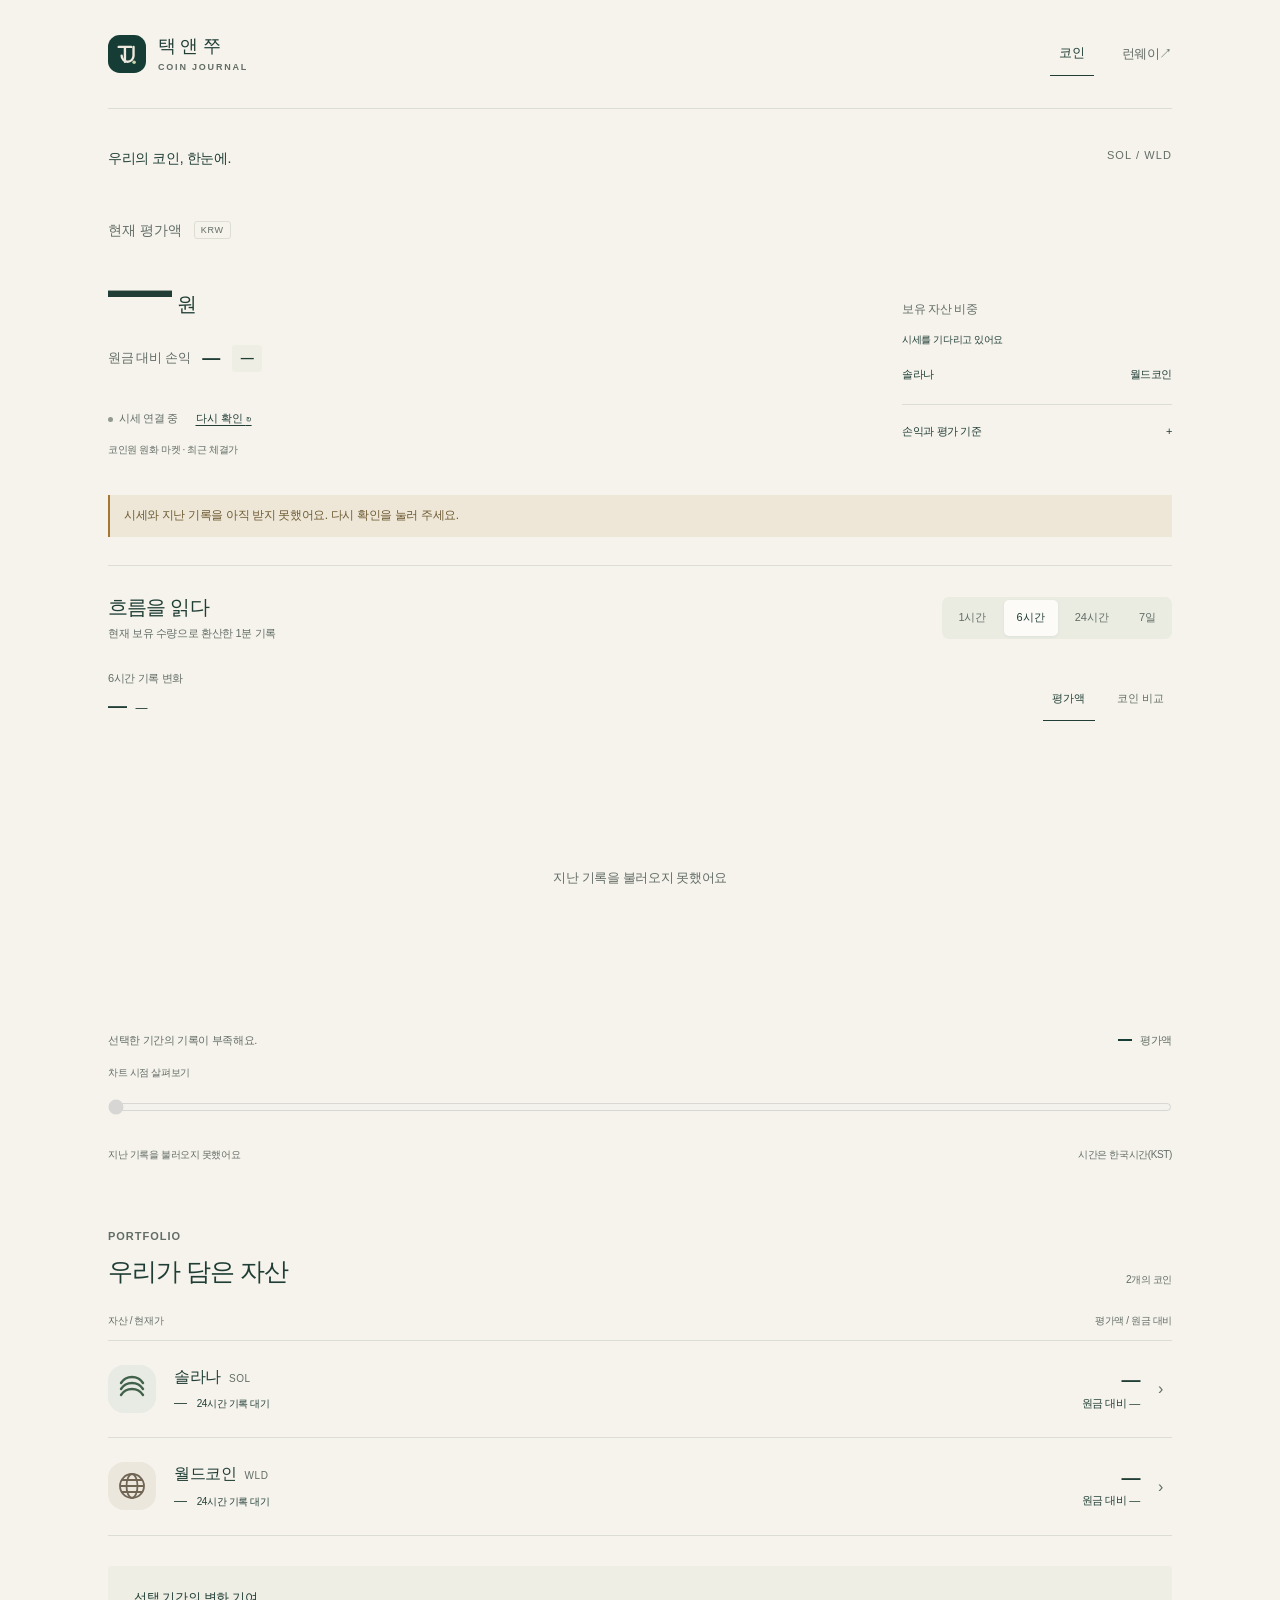
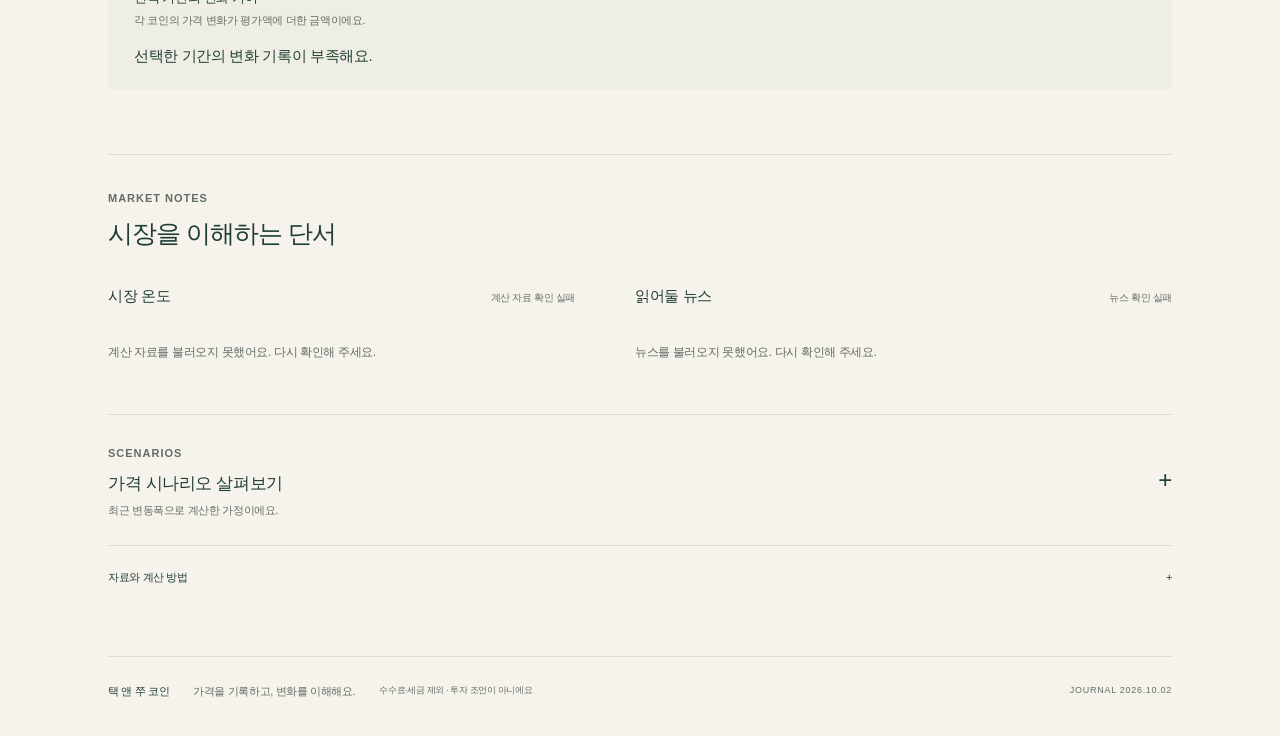
<file: index.html>
<!doctype html>
<html lang="ko"><head>
<meta charset="utf-8"><meta name="viewport" content="width=device-width,initial-scale=1,viewport-fit=cover">
<meta name="theme-color" content="#f5f3ec"><meta name="apple-mobile-web-app-capable" content="yes"><meta name="mobile-web-app-capable" content="yes"><meta name="apple-mobile-web-app-title" content="택 앤 쭈 코인"><meta name="apple-mobile-web-app-status-bar-style" content="default"><meta name="description" content="택 앤 쭈의 코인원 원화 시세와 보유 코인 기록.">
<link rel="manifest" href="manifest.webmanifest"><link rel="icon" type="image/svg+xml" href="icons/mark.svg"><link rel="apple-touch-icon" href="icons/apple-180.png"><link rel="stylesheet" href="portfolio.css"><title>택 앤 쭈 코인</title></head>
<body><a class="skip" href="#overview">본문으로 이동</a><div class="shell">
<header class="masthead"><a class="brand" href="./" aria-label="택 앤 쭈 코인 홈"><img src="icons/mark.svg" alt="" width="38" height="38"><span>택 앤 쭈<span class="brand-sub">COIN JOURNAL</span></span></a><nav class="topnav" aria-label="앱 선택"><a href="./" aria-current="page">코인</a><a href="runway/">런웨이 <span aria-hidden="true">↗</span></a></nav></header>
<main><section id="overview" class="overview" aria-labelledby="overview-title">
<div class="section-kicker"><h1 id="overview-title">우리의 코인, 한눈에.</h1><span class="edition">SOL / WLD</span></div>
<div class="hero-layout"><div class="hero"><div class="eyebrow">현재 평가액 <span class="unit-tag">KRW</span></div><div class="hero-value"><span id="total">—</span><span class="currency">원</span></div><div class="hero-profit"><span>원금 대비 손익</span><strong id="profit">—</strong><span id="return" class="return-pill">—</span></div><div class="status-line"><span id="status-dot" class="status-dot"></span><span id="price-status" role="status">시세 연결 중</span><button type="button" id="retry" class="text-button">다시 확인 <span aria-hidden="true">↻</span></button></div><p class="source-line" id="quote-time">코인원 원화 마켓 · 최근 체결가</p><div class="asset-pulse" aria-label="코인별 현재 상태"><a href="#asset-SOL" data-asset-jump="SOL"><img src="icons/sol.svg" alt="" width="28" height="28"><span><b>SOL</b><strong id="pulse-SOL">시세 대기</strong><small id="pulse-rate-SOL">24시간 기록 대기</small></span><i aria-hidden="true">↗</i></a><a href="#asset-WLD" data-asset-jump="WLD"><img src="icons/wld.svg" alt="" width="28" height="28"><span><b>WLD</b><strong id="pulse-WLD">시세 대기</strong><small id="pulse-rate-WLD">24시간 기록 대기</small></span><i aria-hidden="true">↗</i></a></div></div>
<aside class="hero-aside" aria-label="평가 기준과 보유 비중"><div class="aside-label">보유 자산 비중</div><div id="allocation" class="allocation"><span class="allocation-empty">시세를 기다리고 있어요</span></div><div class="allocation-labels" id="allocation-labels"><span>솔라나</span><span>월드코인</span></div><details class="basis"><summary>손익과 평가 기준 <span aria-hidden="true">+</span></summary><div class="basis-content"><p>손익은 기존 매입 원가 대비로 계산해요. 원금 금액은 기존 표시 설정에 따라 숨겨져 있어요.</p><p>보유 수량 × 코인원 원화 최근 체결가로 계산해요. 환율 환산은 없으며 수수료·세금은 제외했어요.</p><p>보유 수량과 매입가는 기존 설정을 사용해요. 런웨이 기록·알림과 수량이 다를 수 있어요.</p></div></details></aside></div>
<div id="price-warning" class="notice" role="status" hidden></div>
<section class="chart-section" aria-labelledby="chart-title"><div class="chart-heading"><div><h2 id="chart-title">흐름을 읽다</h2><p>현재 보유 수량으로 환산한 1분 기록</p></div><div class="periods" role="group" aria-label="차트 기간"><button type="button" data-range="60" aria-pressed="false">1시간</button><button type="button" data-range="360" aria-pressed="true">6시간</button><button type="button" data-range="1440" aria-pressed="false">24시간</button><button type="button" data-range="10080" aria-pressed="false">7일</button></div></div>
<div class="chart-meta"><div><span class="meta-label" id="period-label">6시간 기록 변화</span><strong id="period-change">—</strong><span id="period-rate">—</span></div><div class="chart-switch" role="group" aria-label="차트 표시"><button type="button" data-chart="total" aria-pressed="true">평가액</button><button type="button" data-chart="compare" aria-pressed="false">코인 비교</button></div></div>
<div class="chart-wrap"><canvas id="chart" role="img" aria-label="평가액 변화 차트" aria-describedby="chart-summary"></canvas><div class="chart-empty" id="chart-empty">1분 기록을 불러오고 있어요</div></div><div class="chart-foot"><span id="chart-tip">기록을 기다리는 중</span><span class="chart-legend" id="chart-legend"><i></i> 평가액</span></div><label class="scrub-label" for="chart-scrub">차트 시점 살펴보기</label><input id="chart-scrub" class="chart-scrub" type="range" min="0" max="0" value="0" aria-label="차트 시점 살펴보기" disabled><p id="chart-summary" class="sr-only"></p><div class="chart-caption"><span id="history-status">기록 확인 중</span><span>시간은 한국시간(KST)</span></div></section></section>
<section id="assets" class="assets-section" aria-labelledby="assets-title"><div class="section-head"><div><span class="eyebrow">PORTFOLIO</span><h2 id="assets-title">우리가 담은 자산</h2></div><span class="section-note">2개의 코인</span></div><div class="asset-table-head" aria-hidden="true"><span>자산 / 현재가</span><span>평가액 / 원금 대비</span></div><div id="asset-list"></div><div class="contribution"><h3>선택 기간의 변화 기여</h3><p>각 코인의 가격 변화가 평가액에 더한 금액이에요.</p><div id="contributions">기록을 기다리는 중</div></div></section>
<section id="context" class="context-section" aria-labelledby="context-title"><div class="section-head"><div><span class="eyebrow">MARKET NOTES</span><h2 id="context-title">시장을 이해하는 단서</h2></div></div><div class="context-grid"><section class="sentiment-section" aria-labelledby="sentiment-title"><div class="subhead"><h3 id="sentiment-title">시장 온도</h3><span id="forecast-status" class="section-note">계산 자료 확인 중</span></div><div id="sentiment"><p class="empty-copy">센티멘트를 불러오고 있어요.</p></div></section><section class="news-section" aria-labelledby="news-title"><div class="subhead"><h3 id="news-title">읽어둘 뉴스</h3><span id="news-status" class="section-note">확인 중</span></div><div id="news"><p class="empty-copy">뉴스를 불러오고 있어요.</p></div></section></div>
<details class="scenario-section"><summary><div><span class="eyebrow">SCENARIOS</span><h3>가격 시나리오 살펴보기</h3><p>최근 변동폭으로 계산한 가정이에요.</p></div><span class="expand-icon" aria-hidden="true">+</span></summary><div class="scenario-content"><div class="scenario-periods" role="group" aria-label="시나리오 기간"><button type="button" data-days="1" aria-pressed="true">1일</button><button type="button" data-days="3" aria-pressed="false">3일</button><button type="button" data-days="7" aria-pressed="false">7일</button><button type="button" data-days="14" aria-pressed="false">2주</button></div><div id="scenarios"><p class="empty-copy">계산 자료를 기다리는 중</p></div><p class="method-note">최근 90일 일별 변동폭과 센티멘트로 계산한 통계적 시나리오이며 미래 가격을 보장하지 않아요. 상단·중간·하단은 중간에서 표준편차 1만큼 움직이는 가정이에요. 두 코인이 같은 방향으로 움직인다고 보고, 반올림 전 가격에 현재 설정 수량을 곱해요.</p></div></details>
<details class="methodology"><summary>자료와 계산 방법 <span aria-hidden="true">+</span></summary><div><p>시장 온도는 공포·탐욕 지수, 7일 추세, RSI, CoinGecko 투표와 전체 시가총액 변화 등을 합친 0~100점 지표예요. 투자 판단을 대신하지 않아요.</p><p>시세는 코인원 WebSocket, 차트는 기존 GitHub 1분 수집 자료를 사용해요. 수집 과정에서 없는 분은 앞선 가격으로 채워질 수 있고, 파일 캐시 때문에 최신 기록이 지연될 수 있어요. 24시간 등락은 해당 시점의 1분 기록이 있을 때만 표시해요. 자산 상세의 UTC 시가 대비 값은 한국시간 오전 9시를 기준으로 해요.</p><p>뉴스는 기존 Google News 수집에서 주요 주제 기사만 선별해요. 계산 자료는 약 1시간, 뉴스는 약 5분 주기로 생성돼요. 화면은 기록 5분·계산 10분·뉴스 3분마다 다시 확인해요.</p></div></details></section></main>
<footer><span>택 앤 쭈 코인</span><span>가격을 기록하고, 변화를 이해해요.</span><small>수수료·세금 제외 · 투자 조언이 아니에요</small><small id="version">JOURNAL 2026.10.02</small></footer></div>
<nav class="bottomnav" aria-label="화면 빠른 이동"><a href="#overview" aria-current="location"><svg viewBox="0 0 24 24" aria-hidden="true"><path d="M4 18V9m8 9V4m8 14v-6"/></svg><span>한눈에</span></a><a href="#assets"><svg viewBox="0 0 24 24" aria-hidden="true"><path d="M4 7h16v13H4zM7 7V4h10v3M4 12h16"/></svg><span>보유 자산</span></a><a href="#context"><svg viewBox="0 0 24 24" aria-hidden="true"><path d="M4 5h16v15H4zM8 9h8m-8 4h8m-8 3h4"/></svg><span>시장 노트</span></a></nav>
<script>const coins=[{sym:'SOL',name:'솔라나',qty:126.96,buy:165000},{sym:'WLD',name:'월드코인',qty:12379.62,buy:730}];</script><script src="portfolio-core.js"></script><script src="portfolio.js"></script></body></html>
</file>
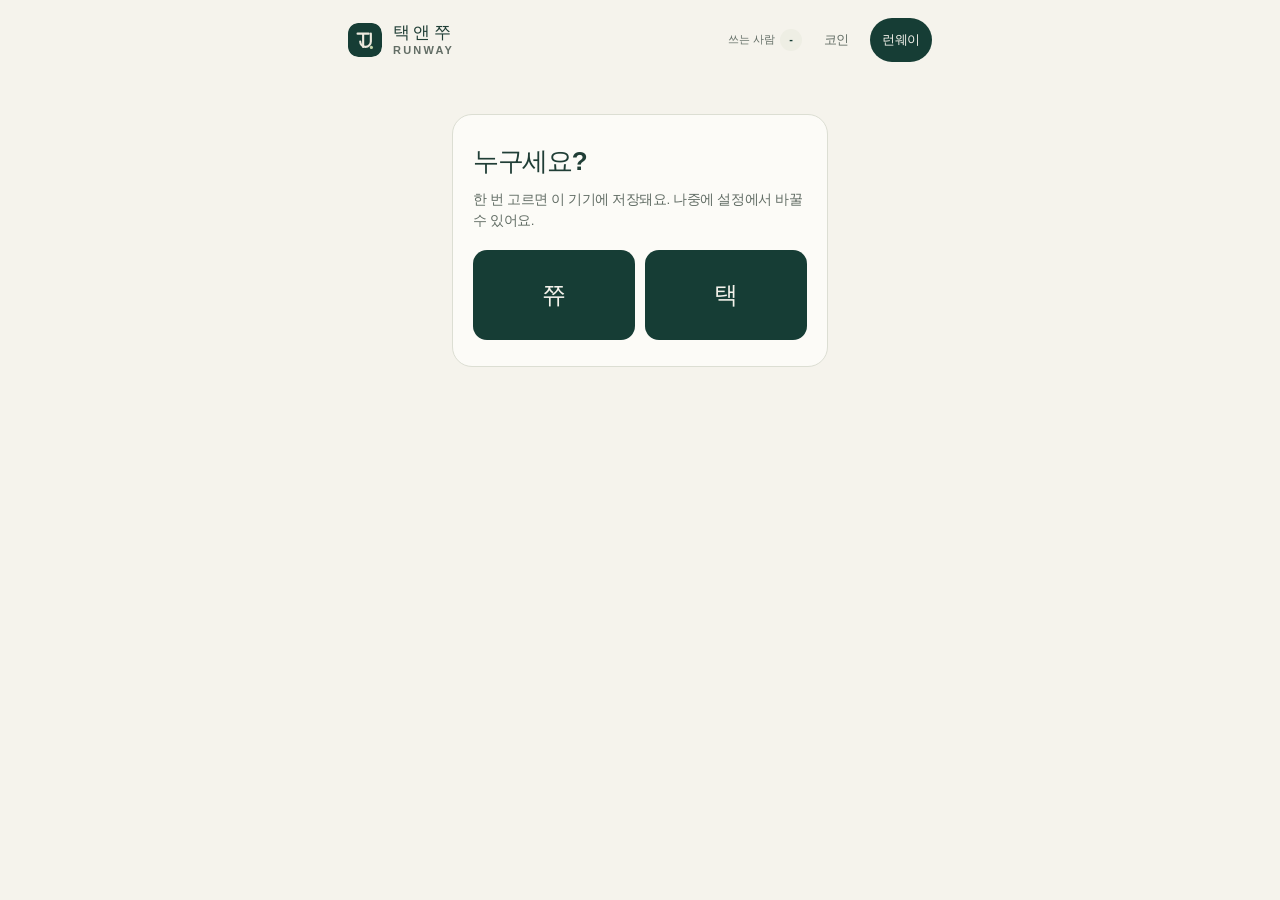
<file: runway/index.html>
<!doctype html>
<html lang="ko"><head>
<meta charset="utf-8">
<meta name="viewport" content="width=device-width,initial-scale=1,viewport-fit=cover">
<meta name="robots" content="noindex,nofollow">
<meta name="description" content="택 앤 쭈의 남은 기간, 자금 상태, 지출, 시나리오.">
<title>택 앤 쭈 런웨이</title>
<link rel="manifest" href="manifest.webmanifest">
<link rel="icon" type="image/svg+xml" href="../icons/mark.svg">
<link rel="apple-touch-icon" href="../icons/apple-180.png">
<meta name="apple-mobile-web-app-capable" content="yes">
<meta name="mobile-web-app-capable" content="yes">
<meta name="apple-mobile-web-app-title" content="택 앤 쭈 런웨이">
<meta name="apple-mobile-web-app-status-bar-style" content="default">
<meta name="theme-color" content="#f5f3ec">
<link rel="stylesheet" href="runway.css?v=20261002a">
<script src="core.js?v=20260928e"></script>
<script src="qrcode.js?v=20260928e"></script>
</head>
<body>
<div class="shell">
<header class="masthead">
  <a class="brand" href="../" aria-label="택 앤 쭈 코인으로 이동"><img src="../icons/mark.svg" alt="" width="34" height="34"><span>택 앤 쭈<span class="brand-sub">RUNWAY</span></span></a>
  <nav class="topnav" aria-label="앱 선택"><span class="me" title="이 기기 사용자">쓰는 사람 <b id="me-chip">-</b></span><a href="../">코인</a><a href="./" aria-current="page">런웨이</a></nav>
</header>
<div id="lock" class="screen"></div>
<div id="app" hidden>
  <main>
    <section id="tab-home" class="tab"></section>
    <section id="tab-rec" class="tab" hidden></section>
    <section id="tab-memo" class="tab" hidden></section>
    <section id="tab-set" class="tab" hidden></section>
  </main>
  <nav class="bottom" aria-label="런웨이 메뉴">
    <button data-tab="home" class="on" aria-label="홈"><i><svg viewBox="0 0 24 24" fill="none" stroke="currentColor" stroke-width="2" stroke-linecap="round" stroke-linejoin="round" aria-hidden="true"><path d="M3 10.5 12 3l9 7.5"/><path d="M5 9.5V20a1 1 0 0 0 1 1h4v-6h4v6h4a1 1 0 0 0 1-1V9.5"/></svg></i><span>홈</span></button>
    <button data-tab="rec" aria-label="기록"><i><svg viewBox="0 0 24 24" fill="none" stroke="currentColor" stroke-width="2" stroke-linecap="round" stroke-linejoin="round" aria-hidden="true"><path d="M12 20h9"/><path d="M16.5 3.5a2.12 2.12 0 0 1 3 3L7 19l-4 1 1-4Z"/></svg></i><span>기록</span></button>
    <button data-tab="memo" aria-label="메모"><i><svg viewBox="0 0 24 24" fill="none" stroke="currentColor" stroke-width="2" stroke-linecap="round" stroke-linejoin="round" aria-hidden="true"><path d="M21 15a2 2 0 0 1-2 2H7l-4 4V5a2 2 0 0 1 2-2h14a2 2 0 0 1 2 2z"/><path d="M8 9h8"/><path d="M8 13h5"/></svg></i><span>메모</span></button>
    <button data-tab="set" aria-label="설정"><i><svg viewBox="0 0 24 24" fill="none" stroke="currentColor" stroke-width="2" stroke-linecap="round" stroke-linejoin="round" aria-hidden="true"><circle cx="12" cy="12" r="3"/><path d="M19.4 15a1.65 1.65 0 0 0 .33 1.82l.06.06a2 2 0 1 1-2.83 2.83l-.06-.06a1.65 1.65 0 0 0-1.82-.33 1.65 1.65 0 0 0-1 1.51V21a2 2 0 0 1-4 0v-.09A1.65 1.65 0 0 0 9 19.4a1.65 1.65 0 0 0-1.82.33l-.06.06a2 2 0 1 1-2.83-2.83l.06-.06A1.65 1.65 0 0 0 4.68 15a1.65 1.65 0 0 0-1.51-1H3a2 2 0 0 1 0-4h.09A1.65 1.65 0 0 0 4.6 9a1.65 1.65 0 0 0-.33-1.82l-.06-.06a2 2 0 1 1 2.83-2.83l.06.06A1.65 1.65 0 0 0 9 4.68a1.65 1.65 0 0 0 1-1.51V3a2 2 0 0 1 4 0v.09a1.65 1.65 0 0 0 1 1.51 1.65 1.65 0 0 0 1.82-.33l.06-.06a2 2 0 1 1 2.83 2.83l-.06.06A1.65 1.65 0 0 0 19.4 9a1.65 1.65 0 0 0 1.51 1H21a2 2 0 0 1 0 4h-.09a1.65 1.65 0 0 0-1.51 1z"/></svg></i><span>설정</span></button>
  </nav>
</div>
</div>
<div id="toast" role="status" aria-live="polite"></div>
<script src="app.js?v=20261002a"></script>
</body></html>
</file>
<file: portfolio.css>
:root{--paper:#f5f3ec;--ink:#203e36;--muted:#626d65;--line:#dcded3;--green:#163d35;--up:#9d4935;--down:#426488;--surface:#eeeee4;--white:#fcfbf7;color-scheme:light;font-family:-apple-system,BlinkMacSystemFont,"Apple SD Gothic Neo","Noto Sans KR","Malgun Gothic",sans-serif;font-synthesis:none}
*{box-sizing:border-box}html{scroll-behavior:smooth;scroll-padding-top:24px}body{margin:0;background:var(--paper);color:var(--ink);font-size:15px;line-height:1.6;letter-spacing:-.025em}button,input,a,summary{-webkit-tap-highlight-color:transparent}button{font:inherit;cursor:pointer;border:0;min-height:44px}a{color:inherit}button:disabled{cursor:default}button:focus-visible,a:focus-visible,summary:focus-visible,input:focus-visible{outline:3px solid #426488;outline-offset:4px}h1,h2,h3,p{margin:0}h2{font-size:25px;line-height:1.3;letter-spacing:-.04em;font-weight:650}h3{font-size:17px;font-weight:650}img{display:block}.shell{max-width:1144px;margin:auto;padding:0 40px}.masthead{display:flex;align-items:center;justify-content:space-between;padding:32px 0;border-bottom:1px solid var(--line)}.brand{display:flex;gap:12px;align-items:center;text-decoration:none;font-size:18px;font-weight:650;line-height:1.4}.brand-sub{display:block;font-size:9px;font-weight:550;letter-spacing:.2em;color:var(--muted);margin-top:2px}.topnav{display:flex;align-items:center;gap:28px;font-size:13px}.topnav a{padding:10px 0;text-decoration:none;color:var(--muted)}.topnav a[aria-current]{color:var(--ink);border-bottom:1px solid var(--ink);font-weight:650}.section-kicker{display:flex;justify-content:space-between;padding:34px 0 30px;font-size:14px}.edition{color:var(--muted);font-size:11px;letter-spacing:.1em}.hero-layout{display:grid;grid-template-columns:minmax(0,1fr) 270px;gap:52px;padding:12px 0 48px;align-items:end}.eyebrow{color:var(--muted);font-size:11px;letter-spacing:.09em;font-weight:600}.hero .eyebrow{letter-spacing:0;font-size:14px;font-weight:500}.unit-tag{font-size:9px;padding:3px 6px;border:1px solid var(--line);border-radius:3px;margin-left:8px;letter-spacing:.08em;vertical-align:2px}.hero-value{display:flex;gap:9px;align-items:baseline;margin:10px 0;font-size:clamp(38px,5.8vw,64px);font-weight:560;letter-spacing:-.065em;line-height:1.18;font-variant-numeric:tabular-nums}.hero-value .currency{font-size:20px;letter-spacing:-.03em;font-weight:400}.hero-profit{display:flex;gap:12px;align-items:center;flex-wrap:wrap;font-size:13px;margin:17px 0 24px}.hero-profit>span:first-child{color:var(--muted)}.hero-profit strong{font-size:18px;font-weight:600;font-variant-numeric:tabular-nums}.return-pill{padding:3px 9px;background:var(--surface);border-radius:4px;font-weight:600;font-variant-numeric:tabular-nums}.up{color:var(--up)}.down{color:var(--down)}.status-line{display:flex;align-items:center;gap:6px;color:var(--muted);font-size:11px;min-height:30px}.status-dot{width:5px;height:5px;border-radius:50%;background:#929a8e;flex:none}.status-dot.live{background:#486b44}.status-dot.stale{background:#a67732}.text-button{color:var(--ink);background:transparent;padding:0 0 0 6px;min-height:30px;font-size:11px;margin-left:6px;text-decoration:underline;text-underline-offset:3px}.source-line{font-size:10px;color:var(--muted);line-height:1.8;min-height:18px}.hero-aside{padding-bottom:5px}.aside-label{font-size:12px;margin-bottom:12px;color:var(--muted)}.allocation{height:8px;display:flex;gap:4px;border-radius:2px;overflow:hidden;background:#e5e6dc}.allocation>span{display:block;height:100%}.allocation .sol{background:#42624c}.allocation .wld{background:#b4af99}.allocation-empty{font-size:10px;height:auto!important}.allocation:has(.allocation-empty){height:24px;background:none}.allocation-labels{display:flex;justify-content:space-between;font-size:11px;gap:10px;margin:10px 0 21px}.allocation-labels b{font-weight:600;margin-left:7px}.basis{border-top:1px solid var(--line);font-size:11px;padding-top:5px}.basis summary,.methodology summary{display:flex;justify-content:space-between;align-items:center;min-height:44px;cursor:pointer;list-style:none}.basis summary::-webkit-details-marker,.methodology summary::-webkit-details-marker,.scenario-section summary::-webkit-details-marker,.asset summary::-webkit-details-marker{display:none}.basis-content{padding:3px 0 8px;color:var(--muted)}.basis-content p{margin-top:8px;line-height:1.8}.notice{font-size:12px;background:#eee7d8;color:#6f5c34;border-left:2px solid #a67732;padding:10px 14px;margin:-12px 0 28px;line-height:1.8}.chart-section{border-top:1px solid var(--line);padding-top:28px}.chart-heading{display:flex;align-items:center;justify-content:space-between;gap:16px}.chart-heading h2{font-size:20px}.chart-heading p{font-size:11px;color:var(--muted);margin-top:5px}.periods{display:flex;gap:4px;padding:3px;background:#eaece2;border-radius:7px}.periods button{background:none;color:var(--muted);padding:0 13px;font-size:11px;min-height:36px;border-radius:5px;white-space:nowrap}.periods button[aria-pressed=true]{background:var(--white);color:var(--ink);box-shadow:0 1px 3px #203e3610}.chart-meta{display:flex;justify-content:space-between;align-items:end;margin:28px 0 0}.meta-label{display:block;color:var(--muted);font-size:11px;margin-bottom:3px}.chart-meta strong{font-size:19px;font-weight:550;letter-spacing:-.03em;font-variant-numeric:tabular-nums}.chart-meta #period-rate{font-size:12px;margin-left:9px}.chart-switch{display:flex;gap:14px}.chart-switch button{background:none;font-size:11px;color:var(--muted);padding:0;min-height:32px;border-bottom:1px solid transparent}.chart-switch button[aria-pressed=true]{border-color:var(--ink);color:var(--ink)}.chart-wrap{position:relative;height:264px;margin-top:10px}#chart{width:100%;height:100%;display:block;touch-action:pan-y}.chart-empty{position:absolute;inset:0;display:grid;place-content:center;font-size:13px;color:var(--muted)}[hidden]{display:none!important}.chart-foot{display:flex;justify-content:space-between;align-items:center;gap:12px;min-height:32px;color:var(--muted);font-size:11px;flex-wrap:wrap}.chart-foot b{color:var(--ink);font-weight:550;margin-left:8px;font-variant-numeric:tabular-nums}.chart-legend{white-space:nowrap}.chart-legend i{display:inline-block;width:14px;height:2px;background:var(--green);margin-right:5px;vertical-align:3px}.chart-legend .wld{background:#9b8664;margin-left:12px}.chart-caption{display:flex;justify-content:space-between;gap:12px;font-size:10px;color:var(--muted);margin-top:11px}.chart-scrub{width:100%;height:20px;margin:4px 0;accent-color:var(--green);opacity:.7;cursor:ew-resize}.scrub-label{font-size:10px;color:var(--muted);display:block;margin-top:8px}.assets-section{padding-top:60px}.section-head{display:flex;align-items:end;justify-content:space-between;gap:16px;margin-bottom:25px}.section-head h2{margin-top:8px}.section-note{font-size:10px;color:var(--muted);font-weight:400}.asset-table-head{display:flex;justify-content:space-between;color:var(--muted);font-size:10px;padding:0 0 11px;border-bottom:1px solid var(--line)}.asset{border-bottom:1px solid var(--line)}.asset summary{display:grid;grid-template-columns:48px minmax(0,1fr) auto 14px;gap:18px;align-items:center;padding:23px 0;cursor:pointer;list-style:none}.asset-icon{height:48px;width:48px}.asset-title{display:flex;align-items:baseline;gap:8px;font-size:16px;font-weight:600}.asset-symbol{font-size:10px;color:var(--muted);font-weight:500;letter-spacing:.06em}.asset-price{display:flex;align-items:baseline;gap:10px;font-size:13px;flex-wrap:wrap;margin-top:4px;font-variant-numeric:tabular-nums}.asset-change{font-size:10px}.asset-value{text-align:right;font-variant-numeric:tabular-nums;font-weight:560;font-size:19px;line-height:1.5}.asset-return{font-size:11px;font-weight:500}.asset-arrow{color:var(--muted);font-size:16px;transition:transform .15s}.asset[open] .asset-arrow{transform:rotate(90deg)}.asset-detail{padding:2px 32px 26px 66px;display:grid;grid-template-columns:repeat(3,1fr);gap:12px 26px;font-size:12px}.asset-detail dt{color:var(--muted);font-size:10px;margin-bottom:4px}.asset-detail dd{margin:0;font-variant-numeric:tabular-nums}.asset-detail dl{margin:0}.asset-detail .detail-note{grid-column:1/-1;font-size:10px;color:var(--muted);line-height:1.8;margin-top:5px}.contribution{margin-top:30px;background:var(--surface);padding:22px 26px;border-radius:3px}.contribution h3{font-size:13px}.contribution>p{font-size:11px;color:var(--muted);margin:4px 0 14px}.contribution-row{display:grid;grid-template-columns:65px minmax(0,1fr) 110px;gap:12px;align-items:center;margin-top:10px;font-size:12px}.contribution-track{height:4px;background:#daddd0;border-radius:2px;overflow:hidden}.contribution-track i{height:100%;display:block;background:var(--up);border-radius:2px}.contribution-track i.down{background:var(--down)}.contribution-row b{text-align:right;font-weight:550;font-variant-numeric:tabular-nums}.context-section{margin-top:64px;padding-top:30px;border-top:1px solid var(--line)}.context-grid{display:grid;grid-template-columns:1fr 1.15fr;gap:60px;margin-top:35px}.subhead{display:flex;justify-content:space-between;align-items:baseline;gap:16px;margin-bottom:22px;flex-wrap:wrap}.subhead h3{font-size:15px}.sentiment-row{margin-bottom:25px}.sentiment-top{display:flex;justify-content:space-between;font-size:12px;align-items:baseline}.sentiment-top b{font-size:20px;font-weight:550;font-variant-numeric:tabular-nums}.sentiment-top small{font-size:10px;color:var(--muted);margin-left:4px}.sentiment-track{height:4px;margin-top:10px;background:linear-gradient(to right,#c2cfdb,#daddcf,#c7ad8d);position:relative;border-radius:2px}.sentiment-track i{position:absolute;top:-3px;width:4px;height:10px;background:var(--green);border-radius:2px;transform:translateX(-2px)}.sentiment-desc{font-size:10px;color:var(--muted);line-height:1.8;margin-top:8px}.news-group+.news-group{margin-top:24px}.news-group h4{font-size:10px;letter-spacing:.05em;color:var(--muted);font-weight:550;margin:0 0 7px}.news-item{display:block;text-decoration:none;padding:11px 0;border-bottom:1px solid var(--line)}.news-item:hover .news-title{text-decoration:underline;text-underline-offset:3px}.news-title{font-size:13px;line-height:1.8;display:block;font-weight:500;overflow-wrap:anywhere}.news-source{font-size:10px;color:var(--muted);display:block;margin-top:5px}.news-latest{opacity:1}.empty-copy{font-size:12px;color:var(--muted);padding:12px 0;line-height:1.8}.scenario-section{border-top:1px solid var(--line);border-bottom:1px solid var(--line);margin-top:38px}.scenario-section>summary{display:flex;align-items:center;justify-content:space-between;gap:20px;padding:25px 0;cursor:pointer;list-style:none}.scenario-section h3{font-size:17px;margin-top:6px}.scenario-section summary p{font-size:11px;color:var(--muted);margin-top:5px}.expand-icon{font-size:24px;font-weight:300}.scenario-section[open] .expand-icon{transform:rotate(45deg)}.scenario-periods{display:flex;gap:18px;margin-bottom:20px}.scenario-periods button{padding:0 5px;background:none;color:var(--muted);font-size:12px;border-bottom:1px solid transparent}.scenario-periods button[aria-pressed=true]{color:var(--ink);border-color:var(--ink)}.scenarios{display:grid;grid-template-columns:repeat(3,1fr);gap:1px;background:var(--line);border:1px solid var(--line);border-radius:3px;overflow:hidden}.scenario{padding:22px;background:var(--paper)}.scenario.middle{background:#eaece2}.scenario h4{margin:0 0 14px;font-size:11px;font-weight:500;color:var(--muted)}.scenario-total{font-size:21px;font-weight:550;letter-spacing:-.035em;font-variant-numeric:tabular-nums}.scenario-return{font-size:11px;margin-top:5px}.scenario-prices{margin-top:20px;font-size:11px;color:var(--muted);line-height:1.9;font-variant-numeric:tabular-nums}.method-note{font-size:10px;color:var(--muted);line-height:1.9;margin:20px 0 24px}.methodology{font-size:11px;padding:10px 0}.methodology>div{padding:4px 0 20px;color:var(--muted);max-width:760px;line-height:1.9}.methodology p+p{margin-top:12px}footer{border-top:1px solid var(--line);margin-top:46px;padding:26px 0 36px;display:flex;gap:12px 24px;flex-wrap:wrap;color:var(--muted);font-size:11px}footer>span:first-child{font-weight:600;color:var(--ink)}footer small{font-size:9px}footer small:last-child{margin-left:auto;letter-spacing:.08em}.bottomnav{display:none}.sr-only,.skip:not(:focus){position:absolute;width:1px;height:1px;padding:0;margin:-1px;overflow:hidden;clip:rect(0,0,0,0);white-space:nowrap;border:0}.skip:focus{position:fixed;z-index:10;top:10px;left:10px;background:var(--white);padding:12px}
@media(min-width:1000px){.hero-layout{padding-top:20px}.chart-wrap{height:294px}.overview{padding-top:4px}}
@media(max-width:800px){.shell{padding:0 24px}.masthead{padding:22px 0}.brand{font-size:16px}.brand img{width:34px;height:34px}.brand-sub{font-size:8px}.topnav{gap:19px;font-size:11px}.section-kicker{padding:26px 0;font-size:12px}.hero-layout{grid-template-columns:1fr;gap:24px;padding:0 0 30px}.hero-value{font-size:clamp(35px,9.5vw,54px);margin-top:12px}.hero-value .currency{font-size:17px}.hero-profit{margin:14px 0 18px;gap:9px}.hero-profit strong{font-size:16px}.hero .eyebrow{font-size:12px}.hero-aside{display:grid;grid-template-columns:1fr 1fr;gap:8px 28px;align-items:center;border-top:1px solid var(--line);padding:17px 0 0}.aside-label{grid-column:1;font-size:10px;margin-bottom:0}.allocation{grid-column:1;margin:0}.allocation-labels{grid-column:1;margin:0;font-size:9px}.basis{grid-column:2;grid-row:1/4;border:0;padding:0;align-self:start}.basis summary{min-height:44px;gap:12px;font-size:10px;justify-content:flex-end}.basis[open]{grid-column:1/-1;grid-row:auto;border-top:1px solid var(--line);margin-top:8px}.basis[open] summary{justify-content:space-between}.basis-content{font-size:11px}.notice{margin:0 0 24px}.chart-heading{align-items:start;flex-direction:column;gap:18px}.chart-heading h2{font-size:19px}.periods{width:100%;justify-content:space-between}.periods button{flex:1;min-height:38px;padding:0 8px}.chart-meta{margin-top:20px}.chart-meta strong{font-size:17px}.chart-meta #period-rate{font-size:10px;margin-left:5px}.chart-switch{gap:12px}.chart-switch button{font-size:10px}.chart-wrap{height:224px;margin-top:12px}.chart-foot{font-size:10px}.chart-caption{font-size:9px}.chart-scrub{height:26px}.assets-section{padding-top:44px}.section-head{margin-bottom:23px}h2{font-size:22px}.section-head .eyebrow{font-size:9px}.asset summary{grid-template-columns:40px minmax(0,1fr) auto 9px;gap:11px;padding:22px 0}.asset-icon{width:40px;height:40px}.asset-title{font-size:14px;gap:6px}.asset-symbol{font-size:9px}.asset-value{font-size:16px}.asset-return{font-size:10px;margin-top:4px}.asset-price{font-size:11px;gap:4px 6px;line-height:1.8}.asset-change{font-size:9px;display:block;flex-basis:100%}.asset-detail{padding:0 0 22px 51px;grid-template-columns:1fr 1fr;gap:16px;font-size:11px}.asset-detail dt{font-size:9px}.contribution{padding:20px;margin-top:24px}.contribution-row{grid-template-columns:52px 1fr 97px;gap:9px;font-size:11px}.context-section{margin-top:45px;padding-top:28px}.context-grid{grid-template-columns:1fr;gap:35px;margin-top:26px}.subhead{margin-bottom:18px}.sentiment-row{margin-bottom:22px}.news-item{padding:12px 0}.news-title{font-size:13px;line-height:1.9}.news-source{font-size:10px}.scenario-section{margin-top:28px}.scenario-section>summary{padding:22px 0}.scenario-section h3{font-size:16px}.scenarios{display:flex;flex-direction:column;gap:1px}.scenario{display:grid;grid-template-columns:1fr 1fr;gap:4px 12px;padding:20px}.scenario h4{grid-column:1;grid-row:1;margin:0 0 5px;font-size:10px}.scenario-total{grid-column:1;grid-row:2;font-size:19px}.scenario-return{grid-column:1;grid-row:3;margin:0}.scenario-prices{grid-column:2;grid-row:1/4;margin:0;text-align:right;align-self:center;font-size:10px}.scenario-periods{justify-content:space-between}.methodology{font-size:10px}footer{margin-top:28px;padding:23px 0 105px;gap:6px 15px;font-size:10px}footer small:last-child{margin-left:0;flex-basis:100%}.bottomnav{display:flex;position:fixed;bottom:0;left:0;right:0;z-index:5;justify-content:space-around;background:#f5f3ecf5;backdrop-filter:blur(18px);border-top:1px solid var(--line);padding:10px 12px max(10px,env(safe-area-inset-bottom))}.bottomnav a{display:flex;align-items:center;flex-direction:column;gap:3px;text-decoration:none;color:var(--muted);font-size:9px;min-width:76px;min-height:44px;justify-content:center}.bottomnav a[aria-current]{color:var(--green);font-weight:650}.bottomnav svg{height:19px;width:19px;fill:none;stroke:currentColor;stroke-width:1.4;stroke-linecap:round;stroke-linejoin:round}}
@media(max-width:360px){.shell{padding:0 18px}.hero-profit{font-size:11px}.asset summary{gap:8px}.asset-value{font-size:14px}.asset-title{font-size:13px}.chart-switch{gap:8px}.chart-meta strong{font-size:15px}}
@media(prefers-reduced-motion:reduce){html{scroll-behavior:auto}*{transition:none!important}}

.section-kicker h1{font:inherit;margin:0}.chart-scrub{min-height:32px} @media(max-width:800px){.periods button{min-height:44px}.hero-value{font-size:clamp(35px,10.5vw,54px)}.chart-scrub{min-height:36px}.brand-sub{font-size:9px}.edition{font-size:10px}}

/* Mobile is the primary product: the asset pulse lives beside the main number. */
.asset-pulse{display:none}.brand{min-height:44px}.topnav a{min-width:44px;min-height:44px;display:inline-flex;align-items:center;justify-content:center}.text-button{min-height:44px}.chart-switch button{min-width:52px;min-height:44px;padding:0 8px}.scenario-periods button{min-width:44px;min-height:44px}.chart-scrub{min-height:44px}.status-line{min-height:44px}
@media(max-width:800px){
body{font-size:16px}.shell{padding:0 22px}.masthead{padding-top:calc(18px + env(safe-area-inset-top,0px));padding-bottom:17px}.brand{font-size:17px}.brand-sub{font-size:9px}.topnav{font-size:12px;gap:15px}.section-kicker{padding:22px 0;font-size:13px}.hero-value{font-size:clamp(34px,11.2vw,52px);margin:10px 0 14px}.hero-value #total{font-size:calc(clamp(34px,11.2vw,52px) / var(--digits,1));font-weight:600}.hero-value .currency{font-size:18px}.hero-profit{font-size:12px;gap:9px;margin:12px 0 10px}.hero-profit strong{font-size:18px}.return-pill{font-size:12px}.source-line{font-size:11px}.status-line{font-size:12px}.text-button{font-size:12px}.hero-layout{gap:20px;padding-bottom:24px}.hero-aside{gap:7px 24px;padding-top:15px}.aside-label{font-size:11px}.allocation-labels{font-size:10px;margin-bottom:14px}.basis summary{font-size:11px}.chart-section{padding-top:23px}.chart-heading h2{font-size:21px}.chart-heading p{font-size:12px}.chart-heading{gap:16px}.periods button{min-height:44px;font-size:12px}.chart-meta{margin-top:15px}.chart-meta strong{font-size:18px}.chart-meta #period-rate{font-size:11px}.meta-label{font-size:12px}.chart-switch{gap:6px}.chart-switch button{font-size:11px}.chart-wrap{height:220px;margin-top:9px}.chart-foot{font-size:11px;line-height:1.8}.chart-foot b{font-size:12px}.chart-caption{font-size:10px}.scrub-label{font-size:11px}.chart-scrub{height:44px;opacity:1}.asset-pulse{display:grid;grid-template-columns:1fr 1fr;gap:0;margin-top:18px;border-top:1px solid var(--line);border-bottom:1px solid var(--line)}.asset-pulse a{display:grid;grid-template-columns:28px 1fr 12px;gap:9px;align-items:center;min-height:84px;padding:12px 10px 12px 0;text-decoration:none}.asset-pulse a+a{border-left:1px solid var(--line);padding-left:14px;padding-right:0}.asset-pulse b{display:block;font-size:10px;letter-spacing:.07em;font-weight:600;color:var(--muted)}.asset-pulse strong{font-size:13px;font-weight:600;display:block;line-height:1.7;white-space:nowrap;font-variant-numeric:tabular-nums}.asset-pulse small{font-size:10px;display:block;line-height:1.8;font-variant-numeric:tabular-nums}.asset-pulse i{font-size:12px;font-style:normal;align-self:start;margin-top:4px;color:var(--muted)}.asset-title{font-size:16px}.asset-price{font-size:13px}.asset-change{font-size:11px}.asset-value{font-size:18px}.asset-return{font-size:11px}.asset-detail{font-size:12px}.asset-detail dt{font-size:11px}.asset-detail .detail-note{font-size:11px}.section-note{font-size:11px}.section-head h2{font-size:24px}.contribution h3{font-size:14px}.contribution>p{font-size:12px}.contribution-row{font-size:12px}.subhead h3{font-size:17px}.sentiment-top{font-size:14px}.sentiment-top small{font-size:11px}.sentiment-desc{font-size:11px}.news-title{font-size:15px;line-height:1.8}.news-source{font-size:11px}.news-group h4{font-size:11px}.scenario-section h3{font-size:18px}.scenario-section summary p{font-size:12px}.scenario-periods button{font-size:13px}.scenario-total{font-size:21px}.scenario-prices{font-size:12px}.scenario h4{font-size:12px}.scenario-return{font-size:12px}.method-note{font-size:12px}.methodology{font-size:12px}.empty-copy{font-size:14px}.bottomnav{padding-top:8px;padding-bottom:calc(8px + env(safe-area-inset-bottom,0px))}.bottomnav a{font-size:11px;min-height:48px}.bottomnav svg{width:21px;height:21px}footer{padding-bottom:calc(110px + env(safe-area-inset-bottom,0px));font-size:11px}footer small{font-size:10px}}
@media(max-width:360px){.shell{padding:0 18px}.asset-pulse a{gap:7px;padding-right:8px}.asset-pulse a+a{padding-left:9px}.asset-pulse strong{font-size:12px}.asset-pulse small{font-size:9px}.asset-value{font-size:16px}.asset-title{font-size:15px}.asset-price{font-size:12px}.chart-meta #period-rate{margin-left:3px;font-size:10px}.chart-meta strong{font-size:16px}.chart-switch button{padding:0 6px;min-width:48px}}
</file>
<file: runway/runway.css>
/* 택 앤 쭈 · 런웨이 (2026.10 재디자인)
   코인 탭(portfolio.css)과 같은 종이색·잉크색·글자 체계를 쓰되, 이 앱에서 필요한 부분만 직접 그림. 외부 폰트·템플릿·이미지 없음 */
:root{
  --paper:#f5f3ec;--ink:#203e36;--muted:#626d65;--line:#dcded3;--green:#163d35;--surface:#eeeee4;--white:#fcfbf7;
  --good:#2d6a4f;--warn:#8f600c;--bad:#a2402d;--info:#426488;
  --c-coin:#163d35;--c-joint:#5f8a78;--c-cash:#b59b52;--c-exp:#d9d2b4;
  --c-life:#5f8a78;--c-personal:#426488;--c-company:#b59b52;
  --sab:env(safe-area-inset-bottom,0px);--sat:env(safe-area-inset-top,0px);
  color-scheme:light;
  font-family:-apple-system,BlinkMacSystemFont,"Apple SD Gothic Neo","Noto Sans KR","Malgun Gothic",sans-serif;font-synthesis:none
}
*{box-sizing:border-box}
html{scroll-behavior:smooth;-webkit-text-size-adjust:100%}
body{margin:0;background:var(--paper);color:var(--ink);font-size:16px;line-height:1.6;letter-spacing:-.025em;
  padding-bottom:calc(96px + var(--sab) + var(--sab-test,0px))}
button,input,select,textarea,a,summary{-webkit-tap-highlight-color:transparent}
button{font:inherit;cursor:pointer;border:0;min-height:44px;color:inherit;background:none}
button:disabled{cursor:default}
a{color:inherit}
:focus-visible{outline:2px solid var(--green);outline-offset:2px;border-radius:6px}
[hidden]{display:none!important}
.sr-only{position:absolute;width:1px;height:1px;overflow:hidden;clip:rect(0 0 0 0);white-space:nowrap}
.num{font-variant-numeric:tabular-nums;overflow-wrap:anywhere}

/* ---------- 틀 ---------- */
.shell{max-width:640px;margin:0 auto;padding:0 22px}
.masthead{display:flex;justify-content:space-between;align-items:center;gap:12px;padding:calc(18px + var(--sat)) 0 12px}
.brand{display:flex;align-items:center;gap:11px;text-decoration:none;min-height:44px;font-size:17px;font-weight:800;letter-spacing:-.04em;line-height:1.15;min-width:0}
.brand img{width:34px;height:34px;flex:none;border-radius:9px}
.brand-sub{display:block;font-size:11px;font-weight:700;letter-spacing:.2em;color:var(--muted);margin-top:2px}
.topnav{display:flex;align-items:center;gap:6px;font-size:13px;font-weight:700;flex:none}
.topnav a{display:inline-flex;align-items:center;justify-content:center;min-width:56px;min-height:44px;padding:0 12px;border-radius:22px;text-decoration:none;color:var(--muted)}
.topnav a[aria-current=page]{background:var(--green);color:var(--paper)}
.me{display:inline-flex;align-items:center;gap:5px;font-size:11px;font-weight:700;color:var(--muted);letter-spacing:0}
.me b{display:inline-grid;place-items:center;min-width:22px;height:22px;padding:0 5px;border-radius:11px;background:var(--surface);color:var(--green);font-size:11px}

.tab{padding-top:4px}
.tabhead{padding:14px 0 6px}
.eyebrow{display:block;font-size:11px;font-weight:800;letter-spacing:.16em;color:var(--muted);text-transform:uppercase}
.tabhead h1{margin:2px 0 4px;font-size:30px;line-height:1.2;letter-spacing:-.05em}
.tabhead p{margin:0;color:var(--muted);font-size:14px;line-height:1.55}

/* 빠른 이동 (홈 안에서) */
.jump{position:sticky;top:var(--sat);z-index:4;display:flex;gap:6px;margin:0 -22px;padding:6px 22px;background:rgba(245,243,236,.94);-webkit-backdrop-filter:blur(10px);backdrop-filter:blur(10px);border-bottom:1px solid var(--line);overflow-x:auto;scrollbar-width:none}
.jump::-webkit-scrollbar{display:none}
.jump a{flex:none;display:inline-flex;align-items:center;min-height:44px;padding:0 14px;border-radius:22px;font-size:13px;font-weight:700;color:var(--muted);text-decoration:none}
.jump a b{display:inline-grid;place-items:center;width:20px;height:20px;margin-right:6px;border-radius:10px;background:var(--surface);font-size:11px;color:var(--green)}
.jump a.on{background:var(--green);color:var(--paper)}
.jump a.on b{background:rgba(255,255,255,.18);color:var(--paper)}

/* 구역 */
.sec{padding:30px 0 6px;scroll-margin-top:64px}
.sec+.sec{border-top:1px solid var(--line);margin-top:22px}
.sec-head{display:flex;justify-content:space-between;align-items:flex-end;gap:12px;margin-bottom:14px}
.sec-head h2{margin:2px 0 0;font-size:22px;line-height:1.25;letter-spacing:-.045em}
.sec-head .note{font-size:12px;color:var(--muted);text-align:right;line-height:1.4;max-width:46%}
.sub{color:var(--muted);font-size:13.5px;line-height:1.6}
.hint{font-size:12.5px;color:var(--muted);line-height:1.55;margin-top:6px}

/* ---------- 홈 1: 남은 기간과 자금 상태 ---------- */
.basis{display:grid;grid-template-columns:1fr 1fr;gap:4px;padding:4px;border-radius:14px;background:var(--surface);margin:2px 0 12px}
.basis button{min-height:48px;border-radius:11px;font-size:14px;font-weight:800;color:var(--muted);line-height:1.2;padding:4px 8px}
.basis button small{display:block;font-size:11px;font-weight:600;letter-spacing:0;opacity:.85}
.basis button[aria-pressed=true]{background:var(--white);color:var(--green);box-shadow:0 1px 2px rgba(32,62,54,.16)}
.basis button[disabled]{opacity:.55}
.basis-note{font-size:12.5px;color:var(--muted);margin:0 0 14px;line-height:1.55}
.basis-note b{color:var(--ink)}

.runway{display:flex;align-items:flex-end;justify-content:space-between;gap:12px}
.runway .lbl{font-size:13px;color:var(--muted);font-weight:700}
.rw-num{font-size:clamp(46px,16vw,76px);font-weight:800;letter-spacing:-.06em;line-height:1;margin:4px 0 0;font-variant-numeric:tabular-nums}
.rw-num.good{color:var(--green)}.rw-num.bad{color:var(--bad)}.rw-num.dim{color:var(--muted)}
.pill{display:inline-flex;align-items:center;gap:6px;min-height:30px;padding:0 12px;border-radius:15px;font-size:12px;font-weight:800;letter-spacing:0;background:var(--surface);color:var(--green);white-space:nowrap}
.pill::before{content:"";width:7px;height:7px;border-radius:50%;background:currentColor}
.pill.warn{background:#f2e8cf;color:#7f5409}.pill.danger{background:#f1d9d2;color:var(--bad)}
.verdict{margin:10px 0 0;font-size:15px;line-height:1.55}
.verdict b{font-weight:800}
.verdict.bad b{color:var(--bad)}.verdict.good b{color:var(--green)}

.tl{position:relative;height:12px;border-radius:6px;background:var(--surface);margin:16px 0 6px;overflow:visible}
.tl-fill{position:absolute;left:0;top:0;bottom:0;border-radius:6px;background:var(--green)}
.tl-fill.bad{background:var(--bad)}
.tl-fill.dash{background:repeating-linear-gradient(90deg,var(--line) 0 6px,transparent 6px 10px)}
.tl-target{position:absolute;top:-5px;bottom:-5px;width:0;border-left:2px dashed var(--ink)}
.tl-end{position:absolute;right:-1px;top:50%;transform:translateY(-50%);font-size:11px;color:var(--paper);padding-right:6px}
.tl-legend{display:flex;justify-content:space-between;gap:8px;font-size:11.5px;color:var(--muted);letter-spacing:0}
.tl-legend span:last-child{text-align:right}
.tl-cap{margin:2px 0 0;font-size:11.5px;color:var(--muted);letter-spacing:0}

.stats{display:grid;grid-template-columns:1fr 1fr;gap:1px;background:var(--line);border:1px solid var(--line);border-radius:14px;overflow:hidden;margin:18px 0 0}
.stat{background:var(--white);padding:14px 14px 13px;min-width:0}
.stat .lbl{display:block;font-size:12px;color:var(--muted);font-weight:700}
.stat .val{display:block;font-size:20px;font-weight:800;letter-spacing:-.04em;line-height:1.3;margin-top:2px}
.stat .val.n-lg{font-size:17px}.stat .val.n-xl{font-size:14.5px}
.stat .sm{display:block;font-size:11.5px;color:var(--muted);margin-top:1px;letter-spacing:0;overflow-wrap:anywhere}
.good{color:var(--good)}.bad{color:var(--bad)}.warnc{color:var(--warn)}

.prov{margin:18px 0 0;padding:14px 14px 4px;border:1px solid var(--line);border-radius:14px;background:var(--white)}
.prov h3{margin:0 0 6px;font-size:12px;font-weight:800;letter-spacing:.12em;color:var(--muted)}
.prov dl{margin:0}
.prov .pr{display:flex;justify-content:space-between;align-items:baseline;gap:10px;padding:8px 0;border-top:1px solid var(--line);font-size:13.5px}
.prov .pr:first-of-type{border-top:0}
.prov dt{color:var(--muted);flex:none}
.prov dd{margin:0;text-align:right;font-weight:700;display:flex;align-items:center;gap:7px;justify-content:flex-end;flex-wrap:wrap;min-width:0}
.dot{width:8px;height:8px;border-radius:50%;flex:none;background:var(--good)}
.dot.stale{background:var(--c-cash)}.dot.miss{background:var(--bad)}

.gaps{margin:12px 0 0;padding:14px 14px 12px;border-radius:14px;background:#f3ebd6;border:1px solid #e3d6ae}
.gaps h3{margin:0 0 6px;font-size:13px;font-weight:800;color:var(--warn)}
.gaps ul{margin:0;padding:0;list-style:none}
.gaps li{display:flex;justify-content:space-between;align-items:center;gap:10px;padding:7px 0;border-top:1px solid rgba(143,96,12,.18);font-size:13.5px;line-height:1.5}
.gaps li:first-child{border-top:0}
.gaps .go{flex:none;min-height:44px;padding:0 14px;border-radius:22px;background:var(--green);color:var(--paper);font-size:13px;font-weight:800}
.gaps.ok{background:#e4ede4;border-color:#cbddcc}.gaps.ok h3{color:var(--good);margin:0}

.al{margin:10px 0 0;padding:12px 14px;border-radius:14px;font-size:14px;line-height:1.5;background:var(--white);border:1px solid var(--line);border-left-width:4px}
.al b{display:block;margin-bottom:2px}
.al span{display:block;font-size:12.5px;color:var(--muted)}
.al.danger{border-left-color:var(--bad)}.al.danger b{color:var(--bad)}
.al.warn{border-left-color:var(--c-cash)}.al.warn b{color:var(--warn)}

.sub-h{display:flex;justify-content:space-between;align-items:baseline;gap:10px;margin:26px 0 10px}
.sub-h h3{margin:0;font-size:16px;letter-spacing:-.04em}
.sub-h small{font-size:12px;color:var(--muted);text-align:right}

.stack{display:flex;height:16px;border-radius:8px;overflow:hidden;background:var(--surface)}
.stack i{display:block;height:100%;min-width:2px}
.stack i+i{box-shadow:inset 2px 0 0 var(--paper)}
.legend{list-style:none;margin:12px 0 0;padding:0}
.lg{display:grid;grid-template-columns:14px minmax(0,1fr) auto;column-gap:9px;align-items:baseline;padding:9px 0;border-top:1px solid var(--line);font-size:14px}
.lg:first-child{border-top:0}
.lg i{width:11px;height:11px;border-radius:3px;align-self:center}
.lg .t{color:var(--ink);font-weight:700;min-width:0;overflow-wrap:anywhere}
.lg .v{font-weight:800;text-align:right;font-variant-numeric:tabular-nums;overflow-wrap:anywhere}
.lg .s{grid-column:2/4;font-size:12px;color:var(--muted);letter-spacing:0;margin-top:1px;overflow-wrap:anywhere}

.bar{height:10px;border-radius:5px;background:var(--surface);overflow:hidden}
.bar i{display:block;height:100%;border-radius:5px;background:var(--green)}
.bar i.bad{background:var(--bad)}.bar i.warn{background:var(--c-cash)}
.target{margin-top:16px;padding:14px;border:1px solid var(--line);border-radius:14px;background:var(--white)}
.target .top{display:flex;justify-content:space-between;align-items:baseline;gap:10px;margin-bottom:8px;font-size:13.5px}
.target .top b{font-size:13px;color:var(--muted)}
.target .top span{font-weight:800;text-align:right;overflow-wrap:anywhere}

.bal{padding:16px 14px;border:1px solid var(--line);border-radius:14px;background:var(--white);margin-top:12px}
.bal-top{display:flex;justify-content:space-between;align-items:flex-start;gap:10px}
.bal .lbl{font-size:12px;color:var(--muted);font-weight:700}
.bal .big{display:block;font-size:30px;font-weight:800;letter-spacing:-.05em;line-height:1.2;font-variant-numeric:tabular-nums;overflow-wrap:anywhere}
.bal .big.n-lg{font-size:24px}.bal .big.n-xl{font-size:19px}
.btn-s{flex:none;min-height:44px;padding:0 16px;border-radius:22px;background:var(--green);color:var(--paper);font-size:13px;font-weight:800}
.spark-wrap{position:relative;margin:10px 0 2px;touch-action:pan-y}
.spark{display:block;width:100%;height:96px}
.spark .ln{fill:none;stroke:var(--green);stroke-width:2.2;stroke-linejoin:round;stroke-linecap:round}
.spark .est{fill:none;stroke:var(--green);stroke-width:2;stroke-dasharray:4 5}
.spark .pt{fill:var(--paper);stroke:var(--green);stroke-width:1.8}
.spark .pt.cur{fill:var(--green)}
.spark .cursor{stroke:var(--ink);stroke-width:1;stroke-dasharray:3 3}
.spark text{font-size:12.5px;fill:var(--muted);letter-spacing:0}
.spark-read{min-height:22px;font-size:12.5px;color:var(--muted);letter-spacing:0}
.spark-read b{color:var(--ink)}
.kv{display:flex;justify-content:space-between;align-items:baseline;gap:12px;padding:10px 0;border-top:1px solid var(--line);font-size:14px}
.kv:first-child{border-top:0}
.kv .k{color:var(--muted);min-width:0}
.kv .v{font-weight:800;text-align:right;overflow-wrap:anywhere;font-variant-numeric:tabular-nums}
.kv .v small{display:block;font-weight:600;font-size:11.5px;color:var(--muted)}

/* ---------- 홈 2: 지출 구성 ---------- */
.cmp{margin:0;padding:0;list-style:none}
.cmp li{padding:10px 0}
.cmp .top{display:flex;justify-content:space-between;align-items:baseline;gap:10px;font-size:14px;margin-bottom:6px}
.cmp .top span:first-child{color:var(--muted);min-width:0}
.cmp .top span:last-child{font-weight:800;text-align:right;overflow-wrap:anywhere}
.cmp .bar{height:12px;border-radius:6px}
.cmp .bar i{border-radius:6px}
.cmp .foot{font-size:11.5px;color:var(--muted);margin-top:4px;letter-spacing:0}
.cmp .none{font-size:13px;color:var(--muted);padding:6px 0}
.savedbox{margin-top:14px;padding:16px 14px;border-radius:14px;background:var(--white);border:1px solid var(--line)}
.savedbox .lbl{font-size:12px;color:var(--muted);font-weight:700}
.savedbox .big{display:block;font-size:26px;font-weight:800;letter-spacing:-.05em;line-height:1.25;overflow-wrap:anywhere}
.savedbox .big.n-lg{font-size:21px}.savedbox .big.n-xl{font-size:17px}
.bucket{padding:12px 0;border-top:1px solid var(--line)}
.bucket:first-of-type{border-top:0}
.bucket .top{display:flex;justify-content:space-between;align-items:baseline;gap:10px;font-size:14px;margin-bottom:6px}
.bucket .top b{display:flex;align-items:center;gap:8px;min-width:0}
.bucket .top b i{width:10px;height:10px;border-radius:3px;flex:none}
.bucket .top span{font-weight:800;text-align:right;overflow-wrap:anywhere}
.bucket .top span em{font-style:normal;color:var(--muted);font-weight:600;font-size:12px}
.sched{margin:0;padding:0;list-style:none}
.sched li{display:flex;justify-content:space-between;align-items:baseline;gap:12px;padding:11px 0;border-top:1px solid var(--line);font-size:14px}
.sched li:first-child{border-top:0}
.sched .d{color:var(--muted);min-width:0}
.sched .d small{display:block;font-size:11.5px;letter-spacing:0}
.sched .a{font-weight:800;text-align:right;white-space:nowrap}
.empty{padding:14px;border:1px dashed #c8cabb;border-radius:14px;color:var(--muted);font-size:13.5px;text-align:center;line-height:1.55}

/* ---------- 홈 3: 시나리오 ---------- */
.scs{list-style:none;margin:0;padding:0}
.sc{padding:15px 0;border-top:1px solid var(--line)}
.sc:first-child{border-top:0;padding-top:4px}
.sc-top{display:flex;justify-content:space-between;align-items:baseline;gap:10px}
.sc-top b{font-size:15px;letter-spacing:-.04em;min-width:0}
.sc-top .tag{display:inline-block;margin-left:6px;padding:1px 8px;border-radius:10px;background:var(--surface);color:var(--green);font-size:11px;font-weight:800;letter-spacing:0;vertical-align:2px}
.sc-val{font-weight:800;font-size:14px;text-align:right;white-space:nowrap}
.sc .tl{margin:10px 0 6px}
.sc-sub{margin:0;font-size:12.5px;color:var(--muted);line-height:1.55}
.sc.off .sc-top b{color:var(--muted)}
.sc.off .sc-val{color:var(--muted);font-weight:600;white-space:normal}
.need{margin-top:6px;padding:14px;border-radius:14px;background:var(--green);color:var(--paper)}
.need h3{margin:0 0 8px;font-size:13px;font-weight:800;letter-spacing:.02em;opacity:.8}
.need .kv{border-top-color:rgba(255,255,255,.16)}
.need .kv .k{color:rgba(245,243,236,.76)}.need .kv .v small{color:rgba(245,243,236,.7)}
.need .hint{color:rgba(245,243,236,.72)}

/* ---------- 홈 4: 가정과 계산 기준 ---------- */
.asm{border-top:1px solid var(--line)}
.asm:last-of-type{border-bottom:1px solid var(--line)}
.asm summary{display:flex;justify-content:space-between;align-items:center;gap:10px;min-height:56px;padding:6px 2px;font-weight:800;font-size:15px;cursor:pointer;list-style:none}
.asm summary::-webkit-details-marker{display:none}
.asm summary i{flex:none;width:22px;height:22px;border-radius:11px;background:var(--surface);position:relative}
.asm summary i::before,.asm summary i::after{content:"";position:absolute;left:6px;right:6px;top:10px;height:2px;background:var(--green);border-radius:1px;transition:transform .2s}
.asm summary i::after{transform:rotate(90deg)}
.asm[open] summary i::after{transform:rotate(0)}
.asm .in{padding:0 2px 14px;font-size:13.5px;color:var(--muted);line-height:1.65}
.asm .in p{margin:0 0 8px}
.asm .in b{color:var(--ink)}
.asm .in ul{margin:0;padding-left:18px}
.asm .in li{margin-bottom:5px}
.pagefoot{padding:26px 0 8px;color:var(--muted);font-size:12px;line-height:1.6;letter-spacing:0}

/* ---------- 기록 / 메모 / 설정 (공통 부품) ---------- */
.card{background:var(--white);border:1px solid var(--line);border-radius:16px;padding:18px 16px;margin:0 0 14px}
.card h3{margin:0 0 12px;font-size:17px;letter-spacing:-.045em;display:flex;justify-content:space-between;align-items:baseline;gap:10px}
.card h3 small{color:var(--muted);font-weight:600;font-size:12px;text-align:right;letter-spacing:0}
.row{display:flex;justify-content:space-between;gap:12px;padding:9px 0;align-items:baseline;font-size:14px}
.row .k{color:var(--muted);min-width:0}
.row .v{font-weight:800;text-align:right;overflow-wrap:anywhere}
.up{color:var(--bad)}.down{color:var(--info)}.muted{color:var(--muted)}
label.f{display:block;margin:14px 0 6px;font-size:13px;font-weight:700;color:var(--muted)}
input,select,textarea{width:100%;min-height:48px;font:inherit;font-size:16px;padding:10px 12px;border:1px solid #cfd2c4;border-radius:12px;background:var(--paper);color:var(--ink);letter-spacing:-.02em;appearance:none;-webkit-appearance:none}
select{background-image:linear-gradient(45deg,transparent 50%,var(--muted) 50%),linear-gradient(135deg,var(--muted) 50%,transparent 50%);background-position:calc(100% - 20px) 21px,calc(100% - 14px) 21px;background-size:6px 6px;background-repeat:no-repeat;padding-right:36px}
textarea{min-height:96px;resize:vertical}
input:focus,select:focus,textarea:focus{outline:2px solid var(--green);outline-offset:1px;border-color:var(--green)}
.btn{display:block;width:100%;min-height:52px;border-radius:14px;padding:12px;font-size:16px;font-weight:800;background:var(--green);color:var(--paper);margin-top:16px;text-align:center}
.btn.gray{background:var(--surface);color:var(--ink)}
.btn.red{background:#f1d9d2;color:var(--bad)}
.btn[disabled]{opacity:.5}
.chips{display:flex;gap:6px;margin:0 -16px 6px;padding:0 16px 4px;overflow-x:auto;scrollbar-width:none}
.chips::-webkit-scrollbar{display:none}
.chips button{flex:none;min-height:44px;padding:0 16px;border-radius:22px;border:1px solid #cfd2c4;background:var(--paper);font-size:14px;font-weight:700;color:var(--ink)}
.chips button.on{background:var(--green);border-color:var(--green);color:var(--paper)}
.list .it{padding:12px 0;border-top:1px solid var(--line);display:flex;gap:10px;justify-content:space-between;align-items:flex-start}
.list .it:first-child{border-top:0}
.it .t{font-weight:700;font-size:14.5px;overflow-wrap:anywhere}
.it .s{font-size:12.5px;color:var(--muted);margin-top:2px;line-height:1.5;overflow-wrap:anywhere}
.it>div:last-child{display:flex;gap:6px;flex:none;flex-wrap:wrap;justify-content:flex-end}
.it.cx{opacity:.45}.it.cx .t{text-decoration:line-through}
.mini{min-height:44px;min-width:44px;padding:0 13px;border:1px solid #cfd2c4;background:var(--paper);border-radius:22px;font-size:13px;font-weight:700;white-space:nowrap}
.two{display:flex;gap:8px}.two>*{flex:1 1 0;min-width:0}
input[type=date],input[type=month]{min-width:0;max-width:100%}
.tbwrap{overflow-x:auto;margin:0 -16px;padding:0 16px}
table.tb{width:100%;border-collapse:collapse;font-size:12.5px;min-width:340px}
table.tb small{font-size:11px}
table.tb th{color:var(--muted);font-weight:700;text-align:right;padding:7px 4px;border-bottom:1px solid var(--line);white-space:nowrap}
table.tb td{text-align:right;padding:9px 4px;border-bottom:1px solid #ecebe0;font-variant-numeric:tabular-nums}
table.tb th:first-child,table.tb td:first-child{text-align:left}
.qr{display:flex;justify-content:center;margin:14px 0}.qr svg{width:220px;height:220px}

/* 처음 한 번: 택/쮸 고르기, 불러오는 중, 오류 */
.screen{max-width:420px;margin:0 auto;padding:calc(40px + var(--sat)) 22px 40px}
.lockcard{background:var(--white);border:1px solid var(--line);border-radius:20px;padding:26px 20px}
.lockcard h2{margin:0 0 6px;font-size:26px;letter-spacing:-.05em}
.pick{display:flex;gap:10px;margin-top:18px}
.pick .btn{margin-top:0;font-size:24px;padding:26px 8px}
.state{padding:26px 18px;border:1px solid var(--line);border-radius:18px;background:var(--white);text-align:center}
.state h3{margin:0 0 6px;font-size:18px;letter-spacing:-.04em}
.state p{margin:0;font-size:13.5px;color:var(--muted);line-height:1.6}
.state .btn{margin-top:16px}
.skel{height:14px;border-radius:7px;background:linear-gradient(90deg,var(--surface) 0 40%,#f7f6f0 50%,var(--surface) 60% 100%);background-size:240% 100%;animation:sk 1.3s linear infinite;margin:10px 0}
.skel.l{height:58px;width:62%;border-radius:12px}.skel.m{width:78%}.skel.s{width:44%}
@keyframes sk{from{background-position:120% 0}to{background-position:-120% 0}}
.notice{margin:8px 0 0;padding:10px 14px;border-radius:12px;background:#f3ebd6;color:var(--warn);font-size:13px;font-weight:700;line-height:1.5}

/* 하단 탭 */
.bottom{position:fixed;left:0;right:0;bottom:0;z-index:6;display:flex;justify-content:center;gap:2px;padding:6px 12px calc(6px + var(--sab) + var(--sab-test,0px));background:rgba(252,251,247,.94);-webkit-backdrop-filter:blur(14px);backdrop-filter:blur(14px);border-top:1px solid var(--line)}
.bottom button{flex:1;max-width:150px;min-height:56px;display:flex;flex-direction:column;align-items:center;justify-content:center;gap:2px;font-size:11.5px;font-weight:800;color:var(--muted);letter-spacing:0}
.bottom button i{display:flex;align-items:center;justify-content:center;width:56px;height:30px;border-radius:15px;transition:background .15s}
.bottom button svg{width:22px;height:22px}
.bottom button.on{color:var(--green)}
.bottom button.on i{background:#dfe6dc}
#toast{position:fixed;left:50%;bottom:calc(92px + var(--sab) + var(--sab-test,0px));transform:translateX(-50%);background:var(--green);color:var(--paper);padding:12px 18px;border-radius:14px;font-size:14px;font-weight:700;opacity:0;transition:opacity .2s;pointer-events:none;z-index:9;max-width:90%;text-align:center;letter-spacing:-.02em}
#toast.on{opacity:.97}

@media(min-width:700px){.shell{padding:0 28px}.jump{margin:0 -28px;padding:6px 28px}.rw-num{font-size:84px}}
@media(max-width:360px){
  .shell{padding:0 16px}.jump{margin:0 -16px;padding:6px 16px}
  .brand{font-size:15px}.topnav a{min-width:48px;padding:0 9px}.me{display:none}
  .stat .val{font-size:17px}.stat .val.n-lg{font-size:15px}.stat .val.n-xl{font-size:13px}
  .sec-head h2{font-size:20px}.sc-val{font-size:13px}.basis button{font-size:13px}
  .card{padding:16px 14px}.chips{margin:0 -14px 6px;padding:0 14px 4px}.tbwrap{margin:0 -14px;padding:0 14px}
}
@media(prefers-reduced-motion:reduce){html{scroll-behavior:auto}*{transition:none!important;animation:none!important}}

/* ===== 2026.10 모바일 QA 반영: 밀도, 기록 입력 흐름, 기록 묶음 카드, 설정 묶음 ===== */
html{scroll-padding-bottom:120px}
.sec{padding:24px 0 4px}.sec+.sec{margin-top:16px}
.sub-h{margin:20px 0 8px}
.stats{margin-top:14px}

/* 자료 기준: 한 줄 요약, 펼치면 상세 */
.prov{padding:0 14px;margin-top:14px}
.prov summary,.more summary,.mini-d summary{list-style:none;cursor:pointer}
.prov summary::-webkit-details-marker,.more summary::-webkit-details-marker,.mini-d summary::-webkit-details-marker{display:none}
.prov summary{display:flex;align-items:center;gap:10px;min-height:56px}
.ps-t{flex:none;font-size:12px;font-weight:800;letter-spacing:.12em;color:var(--muted)}
.ps-c{display:flex;flex-wrap:wrap;gap:2px 12px;flex:1;min-width:0;font-size:12.5px;font-weight:700;letter-spacing:0}
.pc{display:inline-flex;align-items:center;gap:5px;white-space:nowrap}
.prov summary i,.more summary i,.mini-d summary i,.fold-h i{flex:none;width:22px;height:22px;border-radius:11px;background:var(--surface);position:relative}
.prov summary i::before,.prov summary i::after,.more summary i::before,.more summary i::after,.mini-d summary i::before,.mini-d summary i::after,.fold-h i::before,.fold-h i::after{content:"";position:absolute;left:6px;right:6px;top:10px;height:2px;background:var(--green);border-radius:1px;transition:transform .2s}
.prov summary i::after,.more summary i::after,.mini-d summary i::after,.fold-h i::after{transform:rotate(90deg)}
details[open]>summary>i::after,.fold-h[aria-expanded=true] i::after{transform:rotate(0)}
.prov dl{padding-bottom:6px}

/* 계산 근거 접기 */
.mini-d{margin-top:4px;border-top:1px solid var(--line)}
.mini-d summary{display:flex;justify-content:space-between;align-items:center;gap:10px;min-height:44px;font-size:13px;font-weight:700;color:var(--muted)}
.mini-d p{margin:0 0 10px;font-size:12.5px;color:var(--muted);line-height:1.6}
.coinl{list-style:none;margin:0 0 6px;padding:0}
.coinl li{display:flex;justify-content:space-between;gap:10px;padding:6px 0;font-size:13px;color:var(--muted)}
.coinl b{color:var(--ink)}

/* 기록 종류 선택: 자주 쓰는 것부터 큰 카드, 선택한 종류의 필수 칸만 먼저 */
.rt-grid{display:grid;grid-template-columns:1fr 1fr;gap:8px;margin-bottom:6px}
.rt{min-height:64px;padding:10px 12px;border:1px solid #cfd2c4;border-radius:14px;background:var(--paper);text-align:left;display:flex;flex-direction:column;justify-content:center;gap:1px;color:var(--ink)}
.rt:first-child{grid-column:1/-1}
.rt b{font-size:15px;letter-spacing:-.03em}
.rt small{font-size:12px;color:var(--muted);line-height:1.35;letter-spacing:0}
.rt.on{background:var(--green);border-color:var(--green);color:var(--paper)}
.rt.on small{color:rgba(245,243,236,.82)}
.more{margin-top:14px;border-top:1px solid var(--line)}
.more summary{display:flex;justify-content:space-between;align-items:center;gap:10px;min-height:52px;font-size:14px;font-weight:800}
.more summary .sub{font-weight:600;font-size:12px;margin-left:6px}
.more>label.f:first-of-type{margin-top:4px}

/* 지난 기록: 표 대신 묶음 카드 */
.rc-list{list-style:none;margin:0;padding:0}
.rc{padding:12px 0;border-top:1px solid var(--line)}
.rc:first-child{border-top:0;padding-top:2px}
.rc-top{display:flex;justify-content:space-between;align-items:baseline;gap:10px}
.rc-d{font-size:13.5px;color:var(--muted);font-weight:700;min-width:0}
.rc-v{font-size:17px;font-weight:800;text-align:right;overflow-wrap:anywhere}
.rc-sub{display:flex;flex-wrap:wrap;gap:2px 14px;margin-top:3px;font-size:12.5px;color:var(--muted);letter-spacing:0}

/* 설정: 목적별 묶음 + 접기 + 저장 범위 */
.grp{margin:24px 2px 10px}
.grp h2{margin:0;font-size:17px;letter-spacing:-.04em}
.grp p{margin:1px 0 0;font-size:12.5px;color:var(--muted)}
.card.fold{padding:0 16px}
.fold-h{display:flex;align-items:center;gap:10px;width:100%;min-height:64px;padding:10px 0;text-align:left}
.fh-t{flex:1;min-width:0;display:flex;flex-direction:column}
.fh-t b{font-size:16px;letter-spacing:-.04em}
.fh-t small{font-size:12px;color:var(--muted);letter-spacing:0;overflow-wrap:anywhere}
.scope{flex:none;max-width:40%;font-size:11px;font-weight:800;padding:3px 8px;border-radius:10px;background:var(--surface);color:var(--green);letter-spacing:0;text-align:center;line-height:1.35}
.scope.device{background:#e6edf4;color:#2f4d6e}
.scope.none{background:#efece0;color:#4f5951}
.card.fold.closed>*:not(.fold-h){display:none}
.card.fold:not(.closed){padding-bottom:16px}
.card.fold:not(.closed)>.fold-h{border-bottom:1px solid var(--line);margin-bottom:4px}
@media(max-width:360px){.scope{max-width:36%}.rt{padding:9px 10px}}

/* 홈 2~4번 구역: 한 줄 핵심 숫자가 보이는 접힘 패널 (1번 기간·자금은 항상 펼침) */
.sec.acc{padding:0;border-top:0;margin-top:0;scroll-margin-top:64px}
.sec:not(.acc)+.sec.acc{margin-top:22px}
.sec.acc>details{border-top:1px solid var(--line)}
.sec.acc:last-of-type>details{border-bottom:1px solid var(--line)}
.secd>summary{display:flex;align-items:center;gap:12px;min-height:84px;padding:14px 0;cursor:pointer;list-style:none}
.secd>summary::-webkit-details-marker{display:none}
.sh-t{flex:1;min-width:0;display:flex;flex-direction:column}
.sh-t h2{margin:2px 0 2px;font-size:20px;line-height:1.25;letter-spacing:-.045em}
.ss{font-size:12.5px;color:var(--muted);letter-spacing:0;line-height:1.45;overflow-wrap:anywhere}
.secd>summary>i{flex:none;width:28px;height:28px;border-radius:14px;background:var(--surface);position:relative}
.secd>summary>i::before,.secd>summary>i::after{content:"";position:absolute;left:8px;right:8px;top:13px;height:2px;background:var(--green);border-radius:1px;transition:transform .2s}
.secd>summary>i::after{transform:rotate(90deg)}
.secd[open]>summary>i::after{transform:rotate(0)}
.secb{padding:2px 0 20px}
</file>
